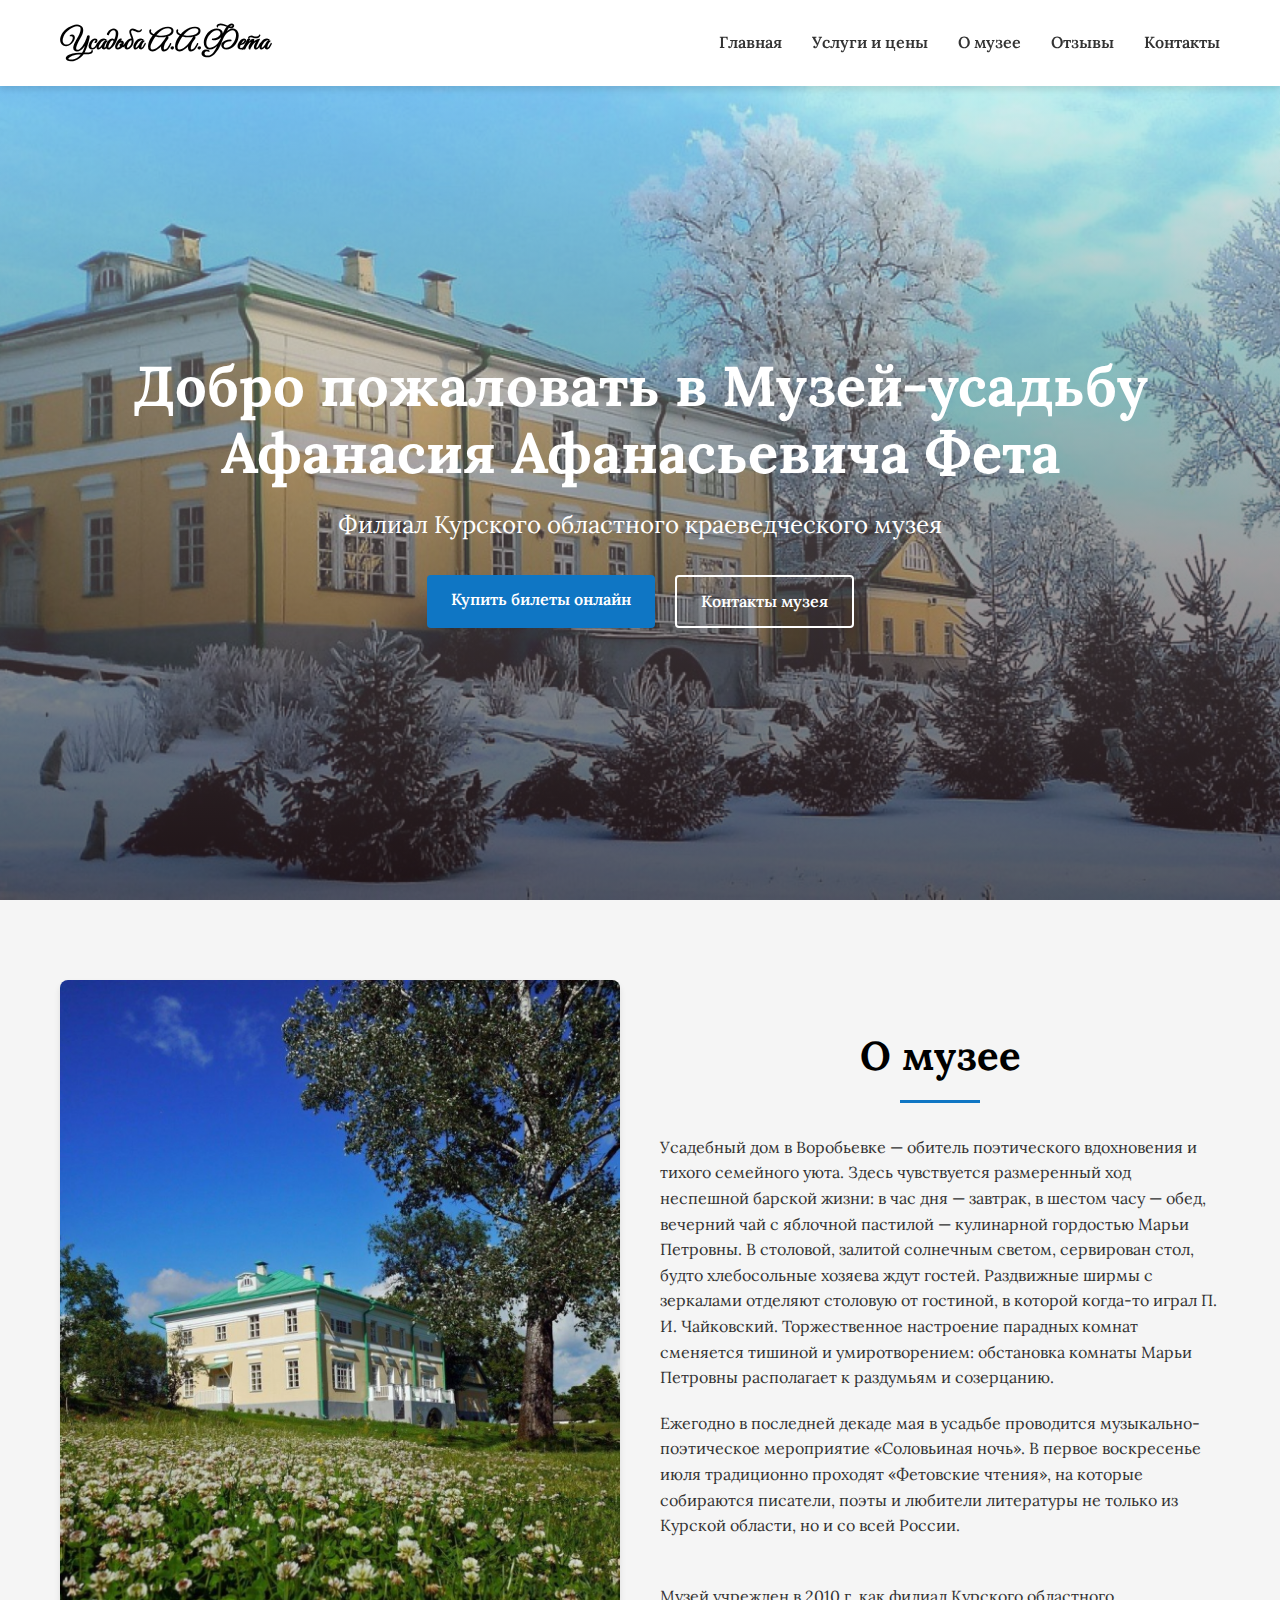
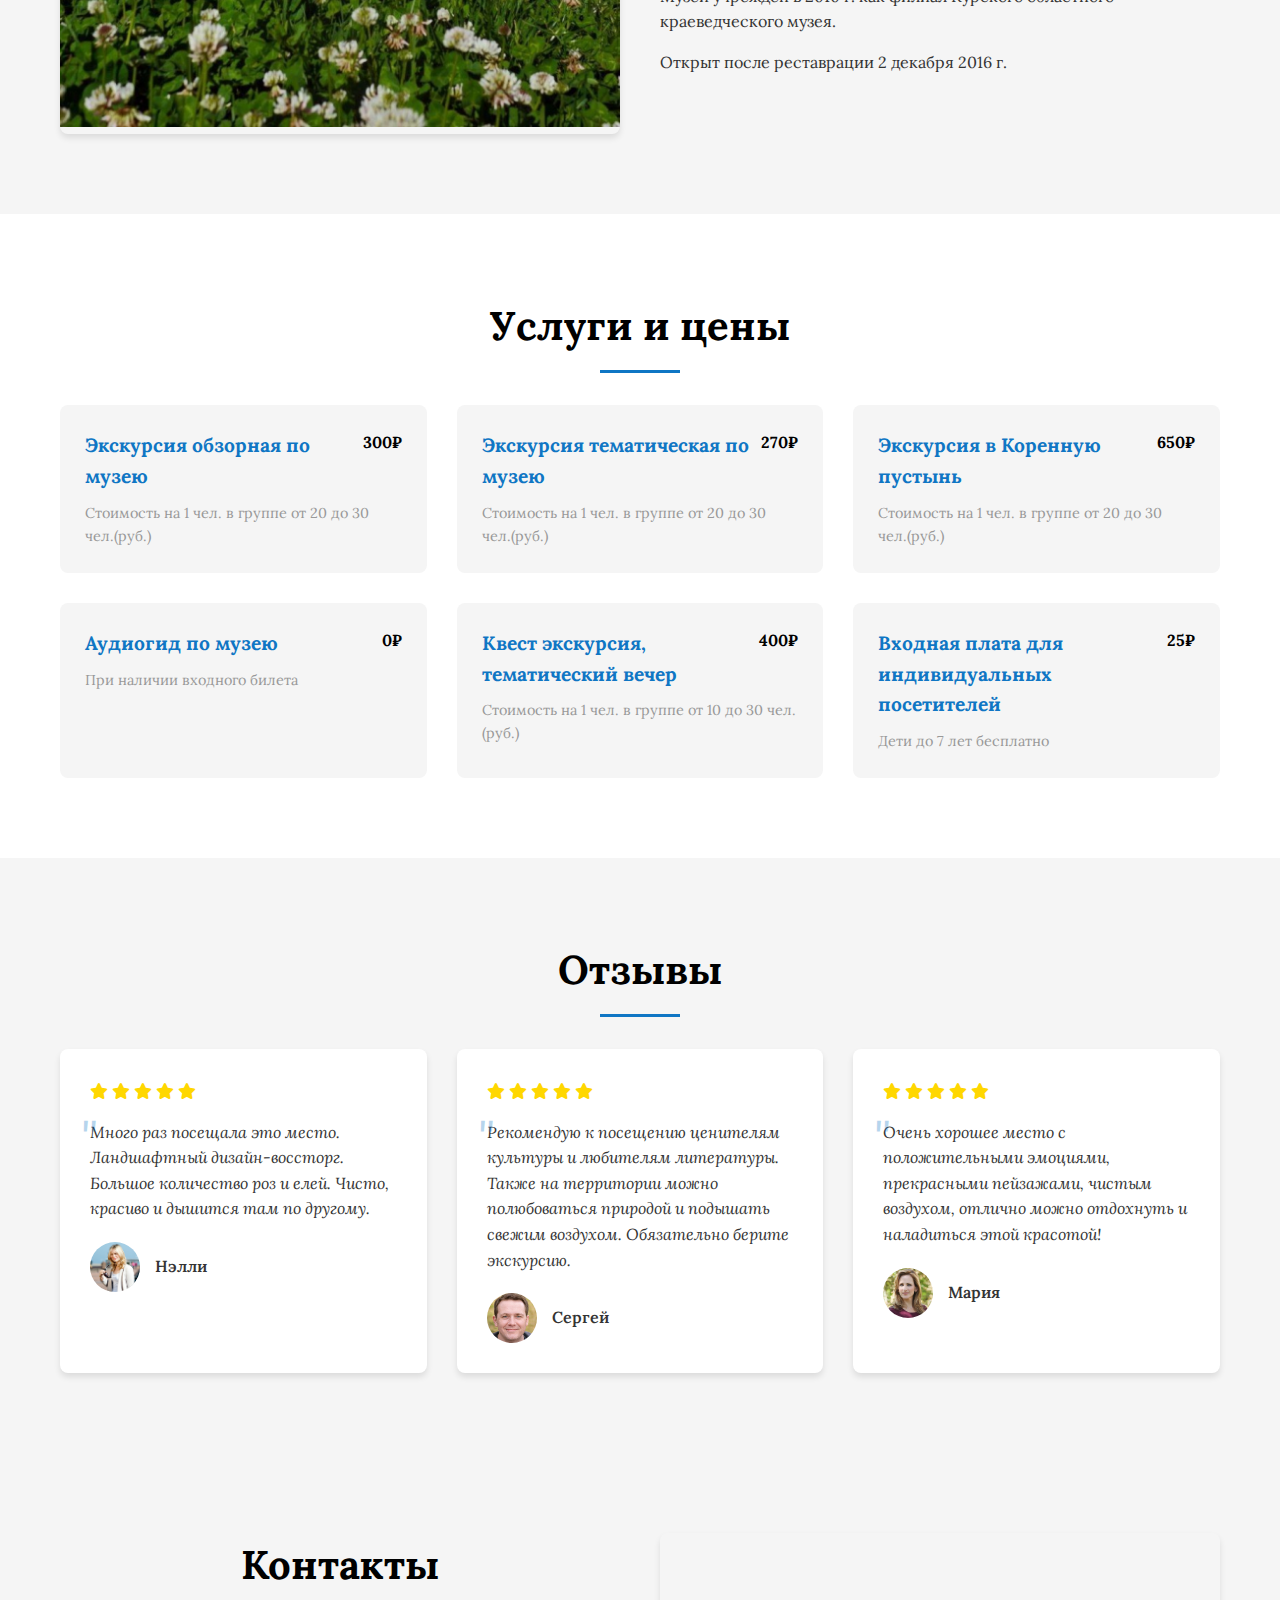
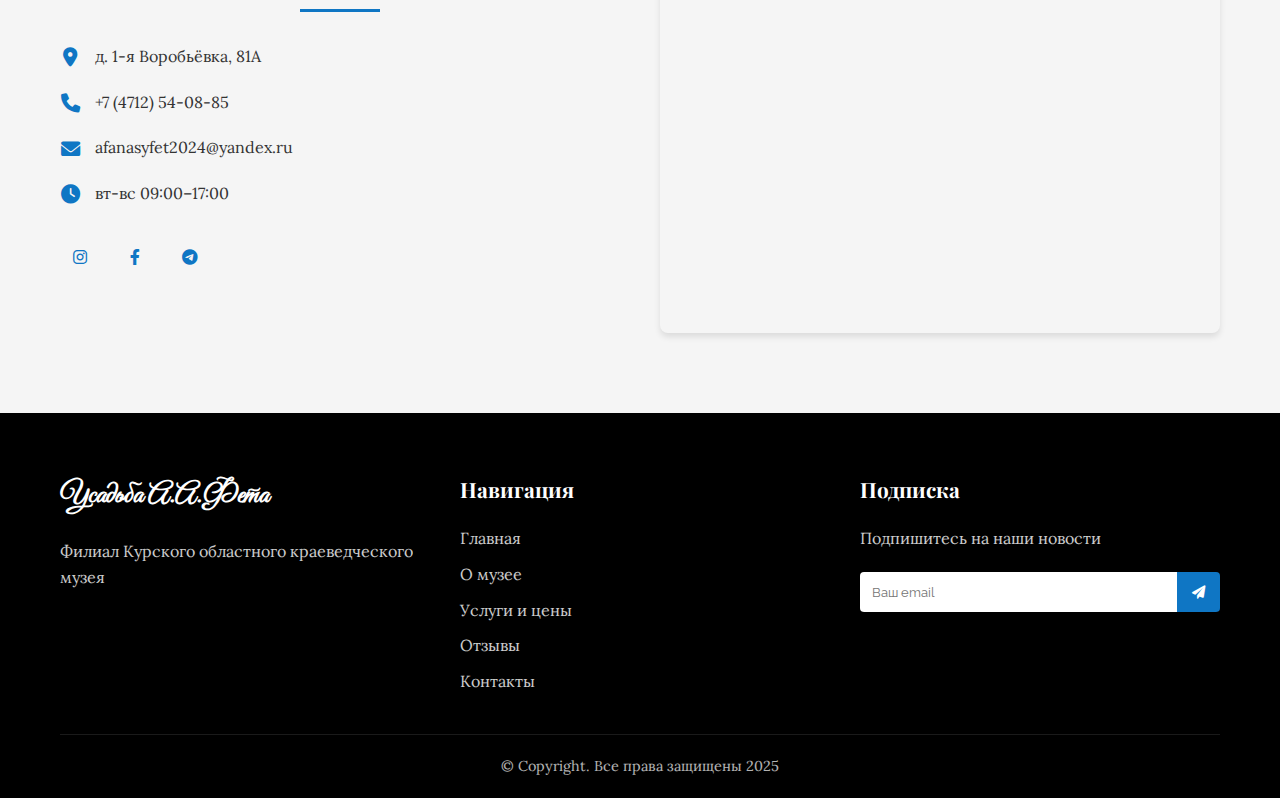
<file: index.html>
<!DOCTYPE html>
<html lang="ru">
<head>
    <meta charset="UTF-8">
    <meta name="viewport" content="width=device-width, initial-scale=1.0">
    <title>Название сайта</title>

    <link
        href="https://fonts.googleapis.com/css2?family=Playfair+Display:wght@400;700&family=Raleway:wght@400;600&display=swap"
        rel="stylesheet">
    <link rel="stylesheet" href="https://cdnjs.cloudflare.com/ajax/libs/font-awesome/6.0.0-beta3/css/all.min.css">
    <link rel="stylesheet" href="reset.css">
    <link rel="stylesheet" href="styles.css">
</head>

<body>
    <header class="header">
        <div class="container">
            <div class="header__inner">
                <a href="#" class="logo">Усадьба А.А.Фета</a>
                <nav class="nav">
                    <ul class="nav__list">
                        <li class="nav__item"><a href="#" class="nav__link">Главная</a></li>
                        <li class="nav__item"><a href="#menu" class="nav__link">Услуги и цены</a></li>
                        <li class="nav__item"><a href="#about" class="nav__link">О музее</a></li>
                        <li class="nav__item"><a href="#reviews" class="nav__link">Отзывы</a></li>
                        <li class="nav__item"><a href="#contacts" class="nav__link">Контакты</a></li>
                    </ul>
                </nav>
                <button class="menu-toggle" aria-label="Меню">
                    <span class="menu-toggle__line"></span>
                    <span class="menu-toggle__line"></span>
                    <span class="menu-toggle__line"></span>
                </button>
            </div>
        </div>
    </header>

    <main class="main">
        <section class="hero">
            <div class="container">
                <h1 class="hero__title">Добро пожаловать в Музей-усадьбу Афанасия Афанасьевича Фета</h1>
                <p class="hero__subtitle">Филиал Курского областного краеведческого музея</p>
                <div class="hero__buttons">
                    <a href="#menu" class="btn btn--primary">Купить билеты онлайн</a>
                    <a href="#contacts" class="btn btn--outline">Контакты музея</a>
                </div>
            </div>
        </section>

        <section id="about" class="about">
            <div class="container">
                <div class="about__inner">
                    <div class="about__image">
                        <img src="images\images 2.jpg" alt="">
                    </div>
                    <div class="about__content">
                        <h2 class="section-title">О музее</h2>
                        <p class="about__text">Усадебный дом в Воробьевке — обитель поэтического вдохновения и тихого семейного уюта. Здесь чувствуется размеренный ход неспешной барской жизни: в час дня — завтрак, в шестом часу — обед, вечерний чай с яблочной пастилой — кулинарной гордостью Марьи Петровны. В столовой, залитой солнечным светом, сервирован стол, будто хлебосольные хозяева ждут гостей. Раздвижные ширмы с зеркалами отделяют столовую от гостиной, в которой когда-то играл П. И. Чайковский. Торжественное настроение парадных комнат сменяется тишиной и умиротворением: обстановка комнаты Марьи Петровны располагает к раздумьям и созерцанию.</p>
                        <p class="about__text">Ежегодно в последней декаде мая в усадьбе проводится музыкально-поэтическое мероприятие «Соловьиная ночь». В первое воскресенье июля традиционно проходят «Фетовские чтения», на которые собираются писатели, поэты и любители литературы не только из Курской области, но и со всей России.</p>
                        <ul class="about__features">
                            <li class="feature-item">
                                <span></span>
                            </li>
                            <li class="feature-item">
                                <span>Музей учрежден в 2010 г. как филиал Курского областного краеведческого музея.</span>
                            </li>
                            <li class="feature-item">
                                <span>Открыт после реставрации 2 декабря 2016 г.</span>
                            </li>
                        </ul>
                    </div>
                </div>
            </div>
        </section>

        <section id="menu" class="menu">
            <div class="container">
                <h2 class="section-title">Услуги и цены</h2>
                <div class="menu__content active" id="coffee">
                    <div class="menu__grid">
                        <div class="menu-item">
                            <div class="menu-item__header">
                                <h3 class="menu-item__title">Экскурсия обзорная по музею</h3>
                                <span class="menu-item__price">300₽</span>
                            </div>
                            <p class="menu-item__description">Стоимость на 1 чел. в группе от 20 до 30 чел.(руб.)</p>
                        </div>
                        <div class="menu-item">
                            <div class="menu-item__header">
                                <h3 class="menu-item__title">Экскурсия тематическая по музею</h3>
                                <span class="menu-item__price">270₽</span>
                            </div>
                            <p class="menu-item__description">Стоимость на 1 чел. в группе от 20 до 30 чел.(руб.)</p>
                        </div>
                        <div class="menu-item">
                            <div class="menu-item__header">
                                <h3 class="menu-item__title">Экскурсия в Коренную пустынь</h3>
                                <span class="menu-item__price">650₽</span>
                            </div>
                            <p class="menu-item__description">Стоимость на 1 чел. в группе от 20 до 30 чел.(руб.)</p>
                        </div>
                        <div class="menu-item">
                            <div class="menu-item__header">
                                <h3 class="menu-item__title">Аудиогид по музею</h3>
                                <span class="menu-item__price">0₽</span>
                            </div>
                            <p class="menu-item__description">При наличии входного билета</p>
                        </div>
                        <div class="menu-item">
                            <div class="menu-item__header">
                                <h3 class="menu-item__title">Квест экскурсия, тематический вечер</h3>
                                <span class="menu-item__price">400₽</span>
                            </div>
                            <p class="menu-item__description">Стоимость на 1 чел. в группе от 10 до 30 чел.(руб.)</p>
                        </div>
                        <div class="menu-item">
                            <div class="menu-item__header">
                                <h3 class="menu-item__title">Входная плата для индивидуальных посетителей</h3>
                                <span class="menu-item__price">25₽</span>
                            </div>
                            <p class="menu-item__description">Дети до 7 лет бесплатно</p>
                        </div>
                    </div>
                </div>

            </div>
        </section>

        <section id="reviews" class="reviews">
            <div class="container">
                <h2 class="section-title">Отзывы</h2>
                <div class="reviews__slider">
                    <div class="review">
                        <div class="review__rating">
                            <i class="fas fa-star"></i>
                            <i class="fas fa-star"></i>
                            <i class="fas fa-star"></i>
                            <i class="fas fa-star"></i>
                            <i class="fas fa-star"></i>
                        </div>
                        <p class="review__text">Много раз посещала это место. Ландшафтный дизайн-воссторг. Большое количество роз и елей. Чисто, красиво и дышится там по другому.</p>
                        <div class="review__author">
                            <img src="images/photo 1.jpg" alt=""
                                class="review__photo">
                            <span class="review__name">Нэлли</span>
                        </div>
                    </div>
                    <div class="review">
                        <div class="review__rating">
                            <i class="fas fa-star"></i>
                            <i class="fas fa-star"></i>
                            <i class="fas fa-star"></i>
                            <i class="fas fa-star"></i>
                            <i class="fas fa-star"></i>
                        </div>
                        <p class="review__text">Рекомендую к посещению ценителям культуры и любителям литературы. Также на территории можно полюбоваться природой и подышать свежим воздухом. Обязательно берите экскурсию.</p>
                        <div class="review__author">
                            <img src="images/photo 2.jpg" alt=""
                                class="review__photo">
                            <span class="review__name">Сергей</span>
                        </div>
                    </div>
                    <div class="review">
                        <div class="review__rating">
                            <i class="fas fa-star"></i>
                            <i class="fas fa-star"></i>
                            <i class="fas fa-star"></i>
                            <i class="fas fa-star"></i>
                            <i class="fas fa-star"></i>
                        </div>
                        <p class="review__text">Очень хорошее место с положительными эмоциями, прекрасными пейзажами, чистым воздухом, отлично можно отдохнуть и наладиться этой красотой!</p>
                        <div class="review__author">
                            <img src="images/photo 3.jpg" alt=""
                                class="review__photo">
                            <span class="review__name">Мария</span>
                        </div>
                    </div>
                </div>
            </div>
        </section>

        <section id="contacts" class="contacts">
            <div class="container">
                <div class="contacts__inner">
                    <div class="contacts__info">
                        <h2 class="section-title">Контакты</h2>
                        <div class="contact-item">
                            <i class="fas fa-map-marker-alt contact-icon"></i>
                            <span>д. 1-я Воробьёвка, 81А</span>
                        </div>
                        <div class="contact-item">
                            <i class="fas fa-phone contact-icon"></i>
                            <span>+7 (4712) 54-08-85</span>
                        </div>
                        <div class="contact-item">
                            <i class="fas fa-envelope contact-icon"></i>
                            <span>afanasyfet2024@yandex.ru</span>
                        </div>
                        <div class="contact-item">
                            <i class="fas fa-clock contact-icon"></i>
                            <span>вт-вс 09:00–17:00</span>
                        </div>
                        <div class="social-links">
                            <a href="http://instagram.com/" class="social-link" aria-label="Instagram"><i class="fab fa-instagram"></i></a>
                            <a href="http://facebook.com/" class="social-link" aria-label="Facebook"><i class="fab fa-facebook-f"></i></a>
                            <a href="https://t.me/iilinaa" class="social-link" aria-label="Telegram"><i class="fab fa-telegram-plane"></i></a>
                        </div>
                    </div>
                    <div class="contacts__map">
                        <iframe src="https://www.google.com/maps/embed?pb=!1m18!1m12!1m3!1d8265.062338448462!2d36.4750524462845!3d51.98468497286442!2m3!1f0!2f0!3f0!3m2!1i1024!2i768!4f13.1!3m3!1m2!1s0x412fb2c133edb5f9%3A0xea75dcf0067894f6!2z0JzRg9C30LXQuS3Rg9GB0LDQtNGM0LHQsCDQkC4g0KTQtdGC0LA!5e0!3m2!1sru!2sru!4v1752609467660!5m2!1sru!2sru" width="600" height="450" style="border:0;" allowfullscreen="" loading="lazy" referrerpolicy="no-referrer-when-downgrade"></iframe>
                    </div>
                </div>
            </div>
        </section>
    </main>

    <footer class="footer">
        <div class="container">
            <div class="footer__inner">
                <div class="footer__logo">
                    <a href="#" class="logo">Усадьба А.А.Фета</a>
                    <p class="footer__text">Филиал Курского областного краеведческого музея</p>
                </div>
                <div class="footer__nav">
                    <h3 class="footer__title">Навигация</h3>
                    <ul class="footer__list">
                        <li><a href="#" class="footer__link">Главная</a></li>
                        <li><a href="#menu" class="footer__link">О музее</a></li>
                        <li><a href="#about" class="footer__link">Услуги и цены</a></li>
                        <li><a href="#reviews" class="footer__link">Отзывы</a></li>
                        <li><a href="#contacts" class="footer__link">Контакты</a></li>
                    </ul>
                </div>
                <div class="footer__subscribe">
                    <h3 class="footer__title">Подписка</h3>
                    <p class="footer__text">Подпишитесь на наши новости</p>
                    <form class="subscribe-form">
                        <input type="email" placeholder="Ваш email" class="subscribe-input">
                        <button type="submit" class="subscribe-btn"><i class="fas fa-paper-plane"></i></button>
                    </form>
                </div>
            </div>
            <div class="footer__bottom">
                <p class="footer__copyright">© Copyright. Все права защищены 2025</p>
            </div>
        </div>
    </footer>


</body>

</html>
</file>
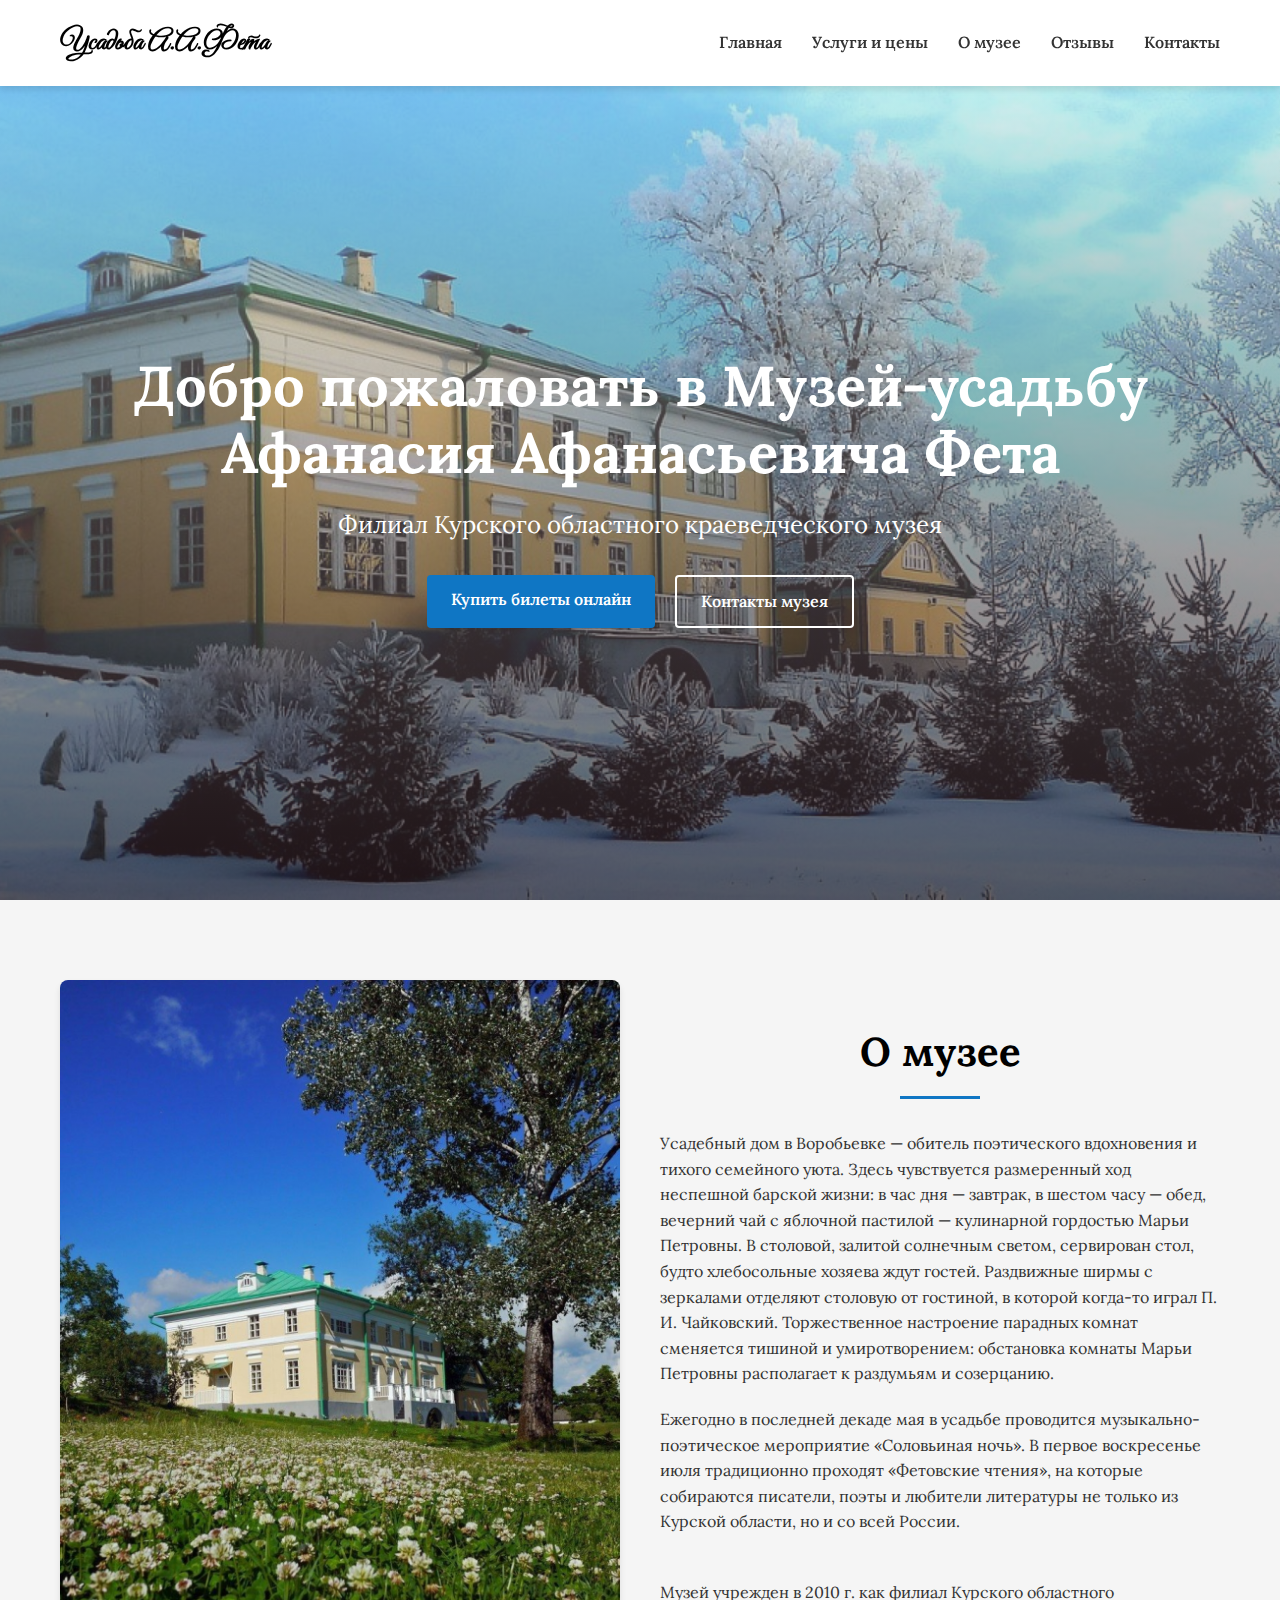
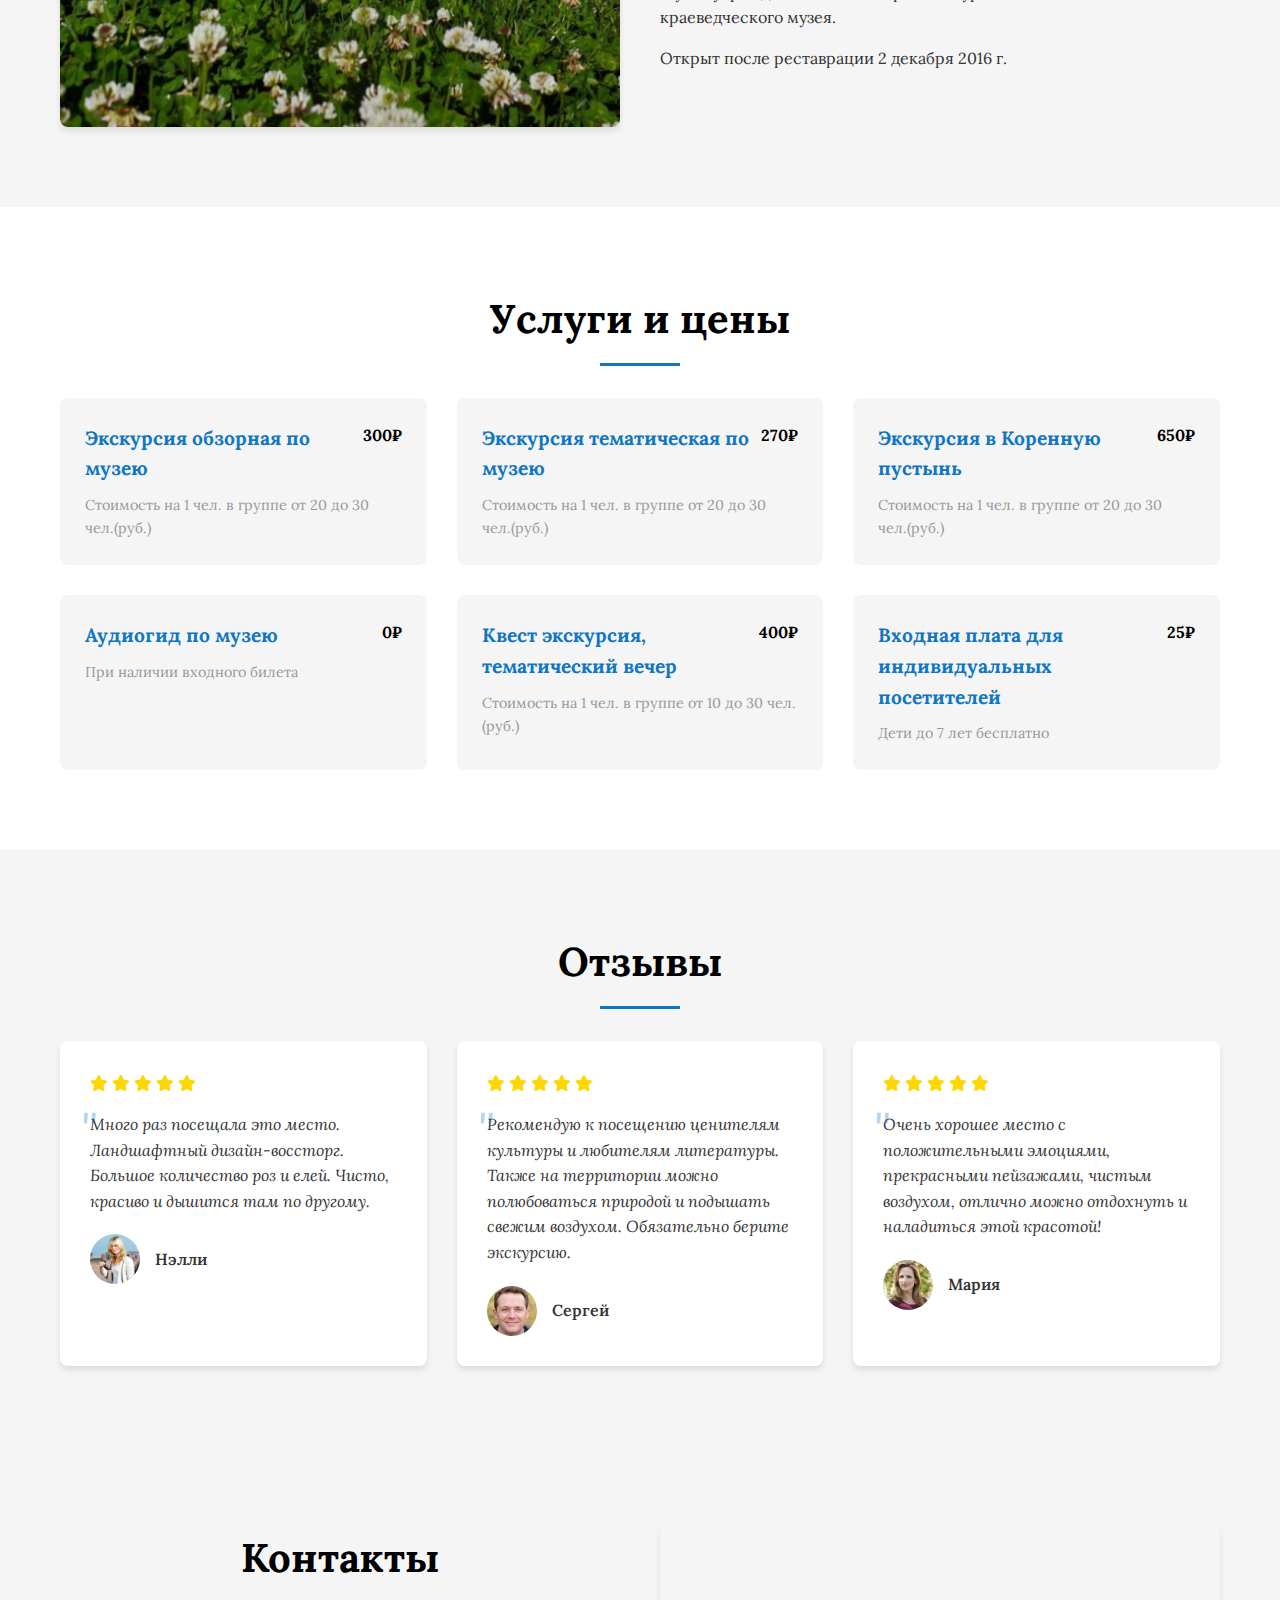
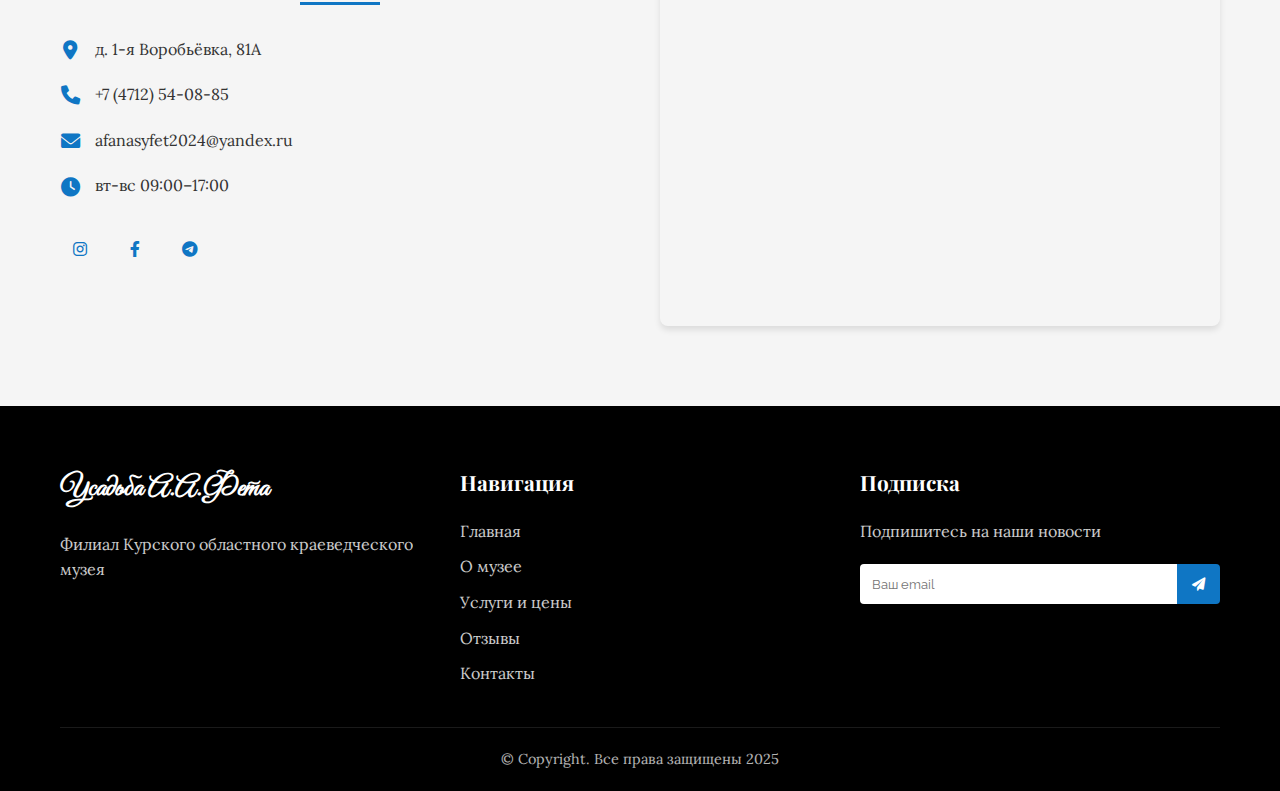
<file: site.html>
<html lang="ru">

<head>
    <meta charset="UTF-8">
    <meta name="viewport" content="width=device-width, initial-scale=1.0">
    <title>Название сайта</title>

    <link
        href="https://fonts.googleapis.com/css2?family=Playfair+Display:wght@400;700&family=Raleway:wght@400;600&display=swap"
        rel="stylesheet">
    <link rel="stylesheet" href="https://cdnjs.cloudflare.com/ajax/libs/font-awesome/6.0.0-beta3/css/all.min.css">
    <link rel="stylesheet" href="reset.css">
    <link rel="stylesheet" href="styles.css">
</head>

<body>
    <header class="header">
        <div class="container">
            <div class="header__inner">
                <a href="#" class="logo">Усадьба А.А.Фета</a>
                <nav class="nav">
                    <ul class="nav__list">
                        <li class="nav__item"><a href="#" class="nav__link">Главная</a></li>
                        <li class="nav__item"><a href="#menu" class="nav__link">Услуги и цены</a></li>
                        <li class="nav__item"><a href="#about" class="nav__link">О музее</a></li>
                        <li class="nav__item"><a href="#reviews" class="nav__link">Отзывы</a></li>
                        <li class="nav__item"><a href="#contacts" class="nav__link">Контакты</a></li>
                    </ul>
                </nav>
                <button class="menu-toggle" aria-label="Меню">
                    <span class="menu-toggle__line"></span>
                    <span class="menu-toggle__line"></span>
                    <span class="menu-toggle__line"></span>
                </button>
            </div>
        </div>
    </header>

    <main class="main">
        <section class="hero">
            <div class="container">
                <h1 class="hero__title">Добро пожаловать в Музей-усадьбу Афанасия Афанасьевича Фета</h1>
                <p class="hero__subtitle">Филиал Курского областного краеведческого музея</p>
                <div class="hero__buttons">
                    <a href="#menu" class="btn btn--primary">Купить билеты онлайн</a>
                    <a href="#contacts" class="btn btn--outline">Контакты музея</a>
                </div>
            </div>
        </section>

        <section id="about" class="about">
            <div class="container">
                <div class="about__inner">
                    <div class="about__image">
                        <img src="images\images 2.jpg" alt="">
                    </div>
                    <div class="about__content">
                        <h2 class="section-title">О музее</h2>
                        <p class="about__text">Усадебный дом в Воробьевке — обитель поэтического вдохновения и тихого семейного уюта. Здесь чувствуется размеренный ход неспешной барской жизни: в час дня — завтрак, в шестом часу — обед, вечерний чай с яблочной пастилой — кулинарной гордостью Марьи Петровны. В столовой, залитой солнечным светом, сервирован стол, будто хлебосольные хозяева ждут гостей. Раздвижные ширмы с зеркалами отделяют столовую от гостиной, в которой когда-то играл П. И. Чайковский. Торжественное настроение парадных комнат сменяется тишиной и умиротворением: обстановка комнаты Марьи Петровны располагает к раздумьям и созерцанию.</p>
                        <p class="about__text">Ежегодно в последней декаде мая в усадьбе проводится музыкально-поэтическое мероприятие «Соловьиная ночь». В первое воскресенье июля традиционно проходят «Фетовские чтения», на которые собираются писатели, поэты и любители литературы не только из Курской области, но и со всей России.</p>
                        <ul class="about__features">
                            <li class="feature-item">
                                <span></span>
                            </li>
                            <li class="feature-item">
                                <span>Музей учрежден в 2010 г. как филиал Курского областного краеведческого музея.</span>
                            </li>
                            <li class="feature-item">
                                <span>Открыт после реставрации 2 декабря 2016 г.</span>
                            </li>
                        </ul>
                    </div>
                </div>
            </div>
        </section>

        <section id="menu" class="menu">
            <div class="container">
                <h2 class="section-title">Услуги и цены</h2>
                <div class="menu__content active" id="coffee">
                    <div class="menu__grid">
                        <div class="menu-item">
                            <div class="menu-item__header">
                                <h3 class="menu-item__title">Экскурсия обзорная по музею</h3>
                                <span class="menu-item__price">300₽</span>
                            </div>
                            <p class="menu-item__description">Стоимость на 1 чел. в группе от 20 до 30 чел.(руб.)</p>
                        </div>
                        <div class="menu-item">
                            <div class="menu-item__header">
                                <h3 class="menu-item__title">Экскурсия тематическая по музею</h3>
                                <span class="menu-item__price">270₽</span>
                            </div>
                            <p class="menu-item__description">Стоимость на 1 чел. в группе от 20 до 30 чел.(руб.)</p>
                        </div>
                        <div class="menu-item">
                            <div class="menu-item__header">
                                <h3 class="menu-item__title">Экскурсия в Коренную пустынь</h3>
                                <span class="menu-item__price">650₽</span>
                            </div>
                            <p class="menu-item__description">Стоимость на 1 чел. в группе от 20 до 30 чел.(руб.)</p>
                        </div>
                        <div class="menu-item">
                            <div class="menu-item__header">
                                <h3 class="menu-item__title">Аудиогид по музею</h3>
                                <span class="menu-item__price">0₽</span>
                            </div>
                            <p class="menu-item__description">При наличии входного билета</p>
                        </div>
                        <div class="menu-item">
                            <div class="menu-item__header">
                                <h3 class="menu-item__title">Квест экскурсия, тематический вечер</h3>
                                <span class="menu-item__price">400₽</span>
                            </div>
                            <p class="menu-item__description">Стоимость на 1 чел. в группе от 10 до 30 чел.(руб.)</p>
                        </div>
                        <div class="menu-item">
                            <div class="menu-item__header">
                                <h3 class="menu-item__title">Входная плата для индивидуальных посетителей</h3>
                                <span class="menu-item__price">25₽</span>
                            </div>
                            <p class="menu-item__description">Дети до 7 лет бесплатно</p>
                        </div>
                    </div>
                </div>

            </div>
        </section>

        <section id="reviews" class="reviews">
            <div class="container">
                <h2 class="section-title">Отзывы</h2>
                <div class="reviews__slider">
                    <div class="review">
                        <div class="review__rating">
                            <i class="fas fa-star"></i>
                            <i class="fas fa-star"></i>
                            <i class="fas fa-star"></i>
                            <i class="fas fa-star"></i>
                            <i class="fas fa-star"></i>
                        </div>
                        <p class="review__text">Много раз посещала это место. Ландшафтный дизайн-воссторг. Большое количество роз и елей. Чисто, красиво и дышится там по другому.</p>
                        <div class="review__author">
                            <img src="images\photo 1.jpg" alt=""
                                class="review__photo">
                            <span class="review__name">Нэлли</span>
                        </div>
                    </div>
                    <div class="review">
                        <div class="review__rating">
                            <i class="fas fa-star"></i>
                            <i class="fas fa-star"></i>
                            <i class="fas fa-star"></i>
                            <i class="fas fa-star"></i>
                            <i class="fas fa-star"></i>
                        </div>
                        <p class="review__text">Рекомендую к посещению ценителям культуры и любителям литературы. Также на территории можно полюбоваться природой и подышать свежим воздухом. Обязательно берите экскурсию.</p>
                        <div class="review__author">
                            <img src="images\photo 2.jpg" alt=""
                                class="review__photo">
                            <span class="review__name">Сергей</span>
                        </div>
                    </div>
                    <div class="review">
                        <div class="review__rating">
                            <i class="fas fa-star"></i>
                            <i class="fas fa-star"></i>
                            <i class="fas fa-star"></i>
                            <i class="fas fa-star"></i>
                            <i class="fas fa-star"></i>
                        </div>
                        <p class="review__text">Очень хорошее место с положительными эмоциями, прекрасными пейзажами, чистым воздухом, отлично можно отдохнуть и наладиться этой красотой!</p>
                        <div class="review__author">
                            <img src="images\photo 3.jpg" alt=""
                                class="review__photo">
                            <span class="review__name">Мария</span>
                        </div>
                    </div>
                </div>
            </div>
        </section>

        <section id="contacts" class="contacts">
            <div class="container">
                <div class="contacts__inner">
                    <div class="contacts__info">
                        <h2 class="section-title">Контакты</h2>
                        <div class="contact-item">
                            <i class="fas fa-map-marker-alt contact-icon"></i>
                            <span>д. 1-я Воробьёвка, 81А</span>
                        </div>
                        <div class="contact-item">
                            <i class="fas fa-phone contact-icon"></i>
                            <span>+7 (4712) 54-08-85</span>
                        </div>
                        <div class="contact-item">
                            <i class="fas fa-envelope contact-icon"></i>
                            <span>afanasyfet2024@yandex.ru</span>
                        </div>
                        <div class="contact-item">
                            <i class="fas fa-clock contact-icon"></i>
                            <span>вт-вс 09:00–17:00</span>
                        </div>
                        <div class="social-links">
                            <a href="http://instagram.com/" class="social-link" aria-label="Instagram"><i class="fab fa-instagram"></i></a>
                            <a href="http://facebook.com/" class="social-link" aria-label="Facebook"><i class="fab fa-facebook-f"></i></a>
                            <a href="https://t.me/iilinaa" class="social-link" aria-label="Telegram"><i class="fab fa-telegram-plane"></i></a>
                        </div>
                    </div>
                    <div class="contacts__map">
                        <iframe src="https://www.google.com/maps/embed?pb=!1m18!1m12!1m3!1d8265.062338448462!2d36.4750524462845!3d51.98468497286442!2m3!1f0!2f0!3f0!3m2!1i1024!2i768!4f13.1!3m3!1m2!1s0x412fb2c133edb5f9%3A0xea75dcf0067894f6!2z0JzRg9C30LXQuS3Rg9GB0LDQtNGM0LHQsCDQkC4g0KTQtdGC0LA!5e0!3m2!1sru!2sru!4v1752609467660!5m2!1sru!2sru" width="600" height="450" style="border:0;" allowfullscreen="" loading="lazy" referrerpolicy="no-referrer-when-downgrade"></iframe>
                            width="100%" height="100%" style="border:0;" allowfullscreen="" loading="lazy"></iframe>
                    </div>
                </div>
            </div>
        </section>
    </main>

    <footer class="footer">
        <div class="container">
            <div class="footer__inner">
                <div class="footer__logo">
                    <a href="#" class="logo">Усадьба А.А.Фета</span></a>
                    <p class="footer__text">Филиал Курского областного краеведческого музея</p>
                </div>
                <div class="footer__nav">
                    <h3 class="footer__title">Навигация</h3>
                    <ul class="footer__list">
                        <li><a href="#" class="footer__link">Главная</a></li>
                        <li><a href="#menu" class="footer__link">О музее</a></li>
                        <li><a href="#about" class="footer__link">Услуги и цены</a></li>
                        <li><a href="#reviews" class="footer__link">Отзывы</a></li>
                        <li><a href="#contacts" class="footer__link">Контакты</a></li>
                    </ul>
                </div>
                <div class="footer__subscribe">
                    <h3 class="footer__title">Подписка</h3>
                    <p class="footer__text">Подпишитесь на наши новости</p>
                    <form class="subscribe-form">
                        <input type="email" placeholder="Ваш email" class="subscribe-input">
                        <button type="submit" class="subscribe-btn"><i class="fas fa-paper-plane"></i></button>
                    </form>
                </div>
            </div>
            <div class="footer__bottom">
                <p class="footer__copyright">© Copyright. Все права защищены 2025</p>
            </div>
        </div>
    </footer>


</body>

</html>
</file>
<file: styles.css>
@import url('https://fonts.googleapis.com/css2?family=Great+Vibes&family=Lora:ital,wght@0,400..700;1,400..700&family=Monomakh&display=swap');
/* Базовые стили */
:root {
    --primary-color: #0f76c4;
    --primary-color-hover: #0b4e82;
    --secondary-color:#0f76c4;
    --dark-color: #000000;
    --light-color: #F5F5F5;
    --white-color: #FFFFFF;
    --text-color: #333333;
    --gray-color: #999999;
    --shadow: 0 4px 6px rgba(0, 0, 0, 0.1);
    --transition: all 0.3s ease;
}

* {
    margin: 0;
    padding: 0;
    box-sizing: border-box;
}

.logo{
    font-family: 'Great Vibes', sans-serif;
}
body {
    font-family: 'Lora', sans-serif;
    line-height: 1.6;
    color: var(--text-color);
    background-color: var(--light-color);
}

h1, h2, h3, h4 {
    font-family: 'Lora', serif;
    font-weight: 700;
}

.container {
    width: 100%;
    max-width: 1200px;
    margin: 0 auto;
    padding: 0 20px;
}

img {
    max-width: 100%;
    height: auto;
}

a {
    text-decoration: none;
    color: inherit;
}

ul {
    list-style: none;
}

.btn {
    display: inline-block;
    padding: 12px 24px;
    border-radius: 4px;
    font-weight: 600;
    text-align: center;
    cursor: pointer;
    transition: var(--transition);
    border: none;
    font-size: 1rem;
}

.btn--primary {
    background-color: var(--primary-color);
    color: var(--white-color);
}

.btn--primary:hover {
    background-color: #0b4e82;
    transform: translateY(-2px);
    box-shadow: var(--shadow);
}

.btn--outline {
    background-color: transparent;
    color: var(--white-color);
    border: 2px solid var(--white-color);
}

.btn--outline:hover {
    background-color: rgba(255, 255, 255, 0.1);
    transform: translateY(-2px);
}

.section-title {
    font-size: 2.5rem;
    margin-bottom: 2rem;
    text-align: center;
    color: var(--dark-color);
    position: relative;
    padding-bottom: 15px;
}

.section-title::after {
    content: '';
    position: absolute;
    bottom: 0;
    left: 50%;
    transform: translateX(-50%);
    width: 80px;
    height: 3px;
    background-color: var(--primary-color);
}

/* Шапка */
.header {
    background-color: var(--white-color);
    box-shadow: var(--shadow);
    position: fixed;
    width: 100%;
    top: 0;
    left: 0;
    z-index: 1000;
}

.header__inner {
    display: flex;
    justify-content: space-between;
    align-items: center;
    padding: 20px 0;
}

.logo {
    font-size: 1.8rem;
    font-weight: 700;
    color: var(--dark-color);
}

.logo span {
    color: var(--primary-color);
}

.nav__list {
    display: flex;
    gap: 30px;
}

.nav__link {
    font-weight: 600;
    position: relative;
    padding: 5px 0;
    transition: var(--transition);
}

.nav__link::after {
    content: '';
    position: absolute;
    bottom: 0;
    left: 0;
    width: 0;
    height: 2px;
    background-color: var(--primary-color);
    transition: var(--transition);
}

.nav__link:hover {
    color: var(--primary-color);
}

.nav__link:hover::after {
    width: 100%;
}

.menu-toggle {
    display: none;
    background: none;
    border: none;
    cursor: pointer;
    padding: 10px;
    z-index: 1001;
}

.menu-toggle__line {
    display: block;
    width: 25px;
    height: 2px;
    background-color: var(--dark-color);
    margin: 5px 0;
    transition: var(--transition);
}

.hero {
    background: linear-gradient(rgba(255, 255, 255, 0.397), rgba(42, 26, 31, 0.7)), url('images/images_1.jpg') no-repeat center center/cover;
    height: 100vh;
    color: var(--white-color);
    display: flex;
    align-items: center;
    text-align: center;
    padding-top: 80px;
}

.hero__title {
    font-size: 3.5rem;
    margin-bottom: 20px;
    line-height: 1.2;
}

.hero__subtitle {
    font-size: 1.5rem;
    margin-bottom: 30px;
    max-width: 700px;
    margin-left: auto;
    margin-right: auto;
}

.hero__buttons {
    display: flex;
    gap: 20px;
    justify-content: center;
}

/* О нас */
.about {
    padding: 80px 0;
}

.about__inner {
    display: grid;
    grid-template-columns: 1fr 1fr;
    gap: 40px;
    align-items: center;
}

.about__image {
    border-radius: 8px;
    overflow: hidden;
    box-shadow: var(--shadow);
}

.about__image img {
    width: 100%;
    height: 100%;
    object-fit: cover;
    transition: var(--transition);
}

.about__image:hover img {
    transform: scale(1.05);
}

.about__text {
    margin-bottom: 20px;
}

.about__features {
    margin-top: 30px;
}

.feature-item {
    display: flex;
    align-items: center;
    margin-bottom: 15px;
}

.feature-icon {
    margin-right: 15px;
    color: var(--primary-color);
    font-size: 1.2rem;
}

/* Меню */
.menu {
    padding: 80px 0;
    background-color: var(--white-color);
}

.menu__tabs {
    display: flex;
    justify-content: center;
    margin-bottom: 30px;
    gap: 10px;
}

.tab-btn {
    padding: 10px 20px;
    background: none;
    border: none;
    border-bottom: 2px solid transparent;
    font-family: 'Raleway', sans-serif;
    font-weight: 600;
    font-size: 1rem;
    cursor: pointer;
    transition: var(--transition);
    color: var(--gray-color);
}

.tab-btn.active {
    color: var(--primary-color);
    border-bottom-color: var(--primary-color);
}

.tab-btn:hover {
    color: var(--primary-color);
}

.menu__content {
    display: none;
}

.menu__content.active {
    display: block;
}

.menu__grid {
    display: grid;
    grid-template-columns: repeat(auto-fit, minmax(300px, 1fr));
    gap: 30px;
}

.menu-item {
    background-color: var(--light-color);
    padding: 25px;
    border-radius: 8px;
    transition: var(--transition);
}

.menu-item:hover {
    transform: translateY(-5px);
    box-shadow: var(--shadow);
}

.menu-item__header {
    display: flex;
    justify-content: space-between;
    margin-bottom: 10px;
}

.menu-item__title {
    font-size: 1.2rem;
    color: var(--primary-color);
}

.menu-item__price {
    font-weight: 700;
    color: var(--dark-color);
}

.menu-item__description {
    color: var(--gray-color);
    font-size: 0.9rem;
}

/* Отзывы */
.reviews {
    padding: 80px 0;
    background-color: var(--light-color);
}

.reviews__slider {
    display: grid;
    grid-template-columns: repeat(auto-fit, minmax(300px, 1fr));
    gap: 30px;
}

.review {
    background-color: var(--white-color);
    padding: 30px;
    border-radius: 8px;
    box-shadow: var(--shadow);
    transition: var(--transition);
}

.review:hover {
    transform: translateY(-5px);
}

.review__rating {
    color: #FFD700;
    margin-bottom: 15px;
}

.review__text {
    font-style: italic;
    margin-bottom: 20px;
    position: relative;
}

.review__text::before {
    content: '"';
    font-size: 3rem;
    color: var(--secondary-color);
    position: absolute;
    top: -20px;
    left: -10px;
    opacity: 0.3;
}

.review__author {
    display: flex;
    align-items: center;
}

.review__photo {
    width: 50px;
    height: 50px;
    border-radius: 50%;
    object-fit: cover;
    margin-right: 15px;
}

.review__name {
    font-weight: 600;
}

/* Контакты */
.contacts {
    padding: 80px 0;
}

.contacts__inner {
    display: grid;
    grid-template-columns: 1fr 1fr;
    gap: 40px;
}

.contact-item {
    display: flex;
    align-items: center;
    margin-bottom: 20px;
}

.contact-icon {
    margin-right: 15px;
    color: var(--primary-color);
    font-size: 1.2rem;
    width: 20px;
    text-align: center;
}

.contacts__map {
    height: 400px;
    border-radius: 8px;
    overflow: hidden;
    box-shadow: var(--shadow);
}

.social-links {
    display: flex;
    gap: 15px;
    margin-top: 30px;
}

.social-link {
    display: flex;
    align-items: center;
    justify-content: center;
    width: 40px;
    height: 40px;
    border-radius: 50%;
    background-color: var(--light-color);
    color: var(--primary-color);
    transition: var(--transition);
}

.social-link:hover {
    background-color: var(--primary-color);
    color: var(--white-color);
    transform: translateY(-3px);
}

/* Подвал */
.footer {
    background-color: var(--dark-color);
    color: var(--white-color);
    padding: 60px 0 20px;
}

.footer__inner {
    display: grid;
    grid-template-columns: repeat(auto-fit, minmax(250px, 1fr));
    gap: 40px;
    margin-bottom: 40px;
}

.footer__logo .logo {
    color: var(--white-color);
}

.footer__logo .logo span {
    color: var(--secondary-color);
}

.footer__text {
    margin-top: 20px;
    opacity: 0.8;
    line-height: 1.6;
}

.footer__title {
    font-size: 1.3rem;
    margin-bottom: 20px;
    font-family: 'Playfair Display', serif;
}

.footer__list {
    display: flex;
    flex-direction: column;
    gap: 10px;
}

.footer__link {
    opacity: 0.8;
    transition: var(--transition);
}

.footer__link:hover {
    opacity: 1;
    color: var(--secondary-color);
}

.subscribe-form {
    display: flex;
    margin-top: 20px;
}

.subscribe-input {
    flex: 1;
    padding: 12px;
    border: none;
    border-radius: 4px 0 0 4px;
    font-family: 'Raleway', sans-serif;
}

.subscribe-input:focus {
    outline: none;
    box-shadow: 0 0 0 2px var(--secondary-color);
}

.subscribe-btn {
    background-color: var(--primary-color);
    color: var(--white-color);
    border: none;
    border-radius: 0 4px 4px 0;
    padding: 0 15px;
    cursor: pointer;
    transition: var(--transition);
}

.subscribe-btn:hover {
    background-color: var(--secondary-color);
}

.footer__bottom {
    padding-top: 20px;
    border-top: 1px solid rgba(255, 255, 255, 0.1);
    text-align: center;
}

.footer__copyright {
    opacity: 0.7;
    font-size: 0.9rem;
}

/* Адаптивность */
@media (max-width: 992px) {
    .section-title {
        font-size: 2rem;
    }
    
    .hero__title {
        font-size: 2.8rem;
    }
    
    .hero__subtitle {
        font-size: 1.3rem;
    }
    
    .about__inner {
        grid-template-columns: 1fr;
    }
    
    .about__image {
        order: -1;
    }
}

@media (max-width: 768px) {
    .nav {
        position: fixed;
        top: 80px;
        left: -100%;
        width: 80%;
        height: calc(100vh - 80px);
        background-color: var(--white-color);
        box-shadow: var(--shadow);
        transition: var(--transition);
        z-index: 999;
        flex-direction: column;
        padding: 30px;
    }
    
    .nav.active {
        left: 0;
    }
    
    .nav__list {
        flex-direction: column;
        gap: 20px;
    }
    
    .menu-toggle {
        display: block;
    }
    
    .menu-toggle.active .menu-toggle__line:nth-child(1) {
        transform: rotate(45deg) translate(5px, 5px);
    }
    
    .menu-toggle.active .menu-toggle__line:nth-child(2) {
        opacity: 0;
    }
    
    .menu-toggle.active .menu-toggle__line:nth-child(3) {
        transform: rotate(-45deg) translate(7px, -6px);
    }
    
    .hero {
        height: auto;
        padding: 120px 0 80px;
    }
    
    .hero__buttons {
        flex-direction: column;
        gap: 15px;
    }
    
    .contacts__inner {
        grid-template-columns: 1fr;
    }
    
    .contacts__map {
        height: 300px;
    }
}

@media (max-width: 576px) {
    .section-title {
        font-size: 1.8rem;
    }
    
    .hero__title {
        font-size: 2.2rem;
    }
    
    .hero__subtitle {
        font-size: 1.1rem;
    }
    
    .menu__tabs {
        flex-direction: column;
    }
}
</file>
